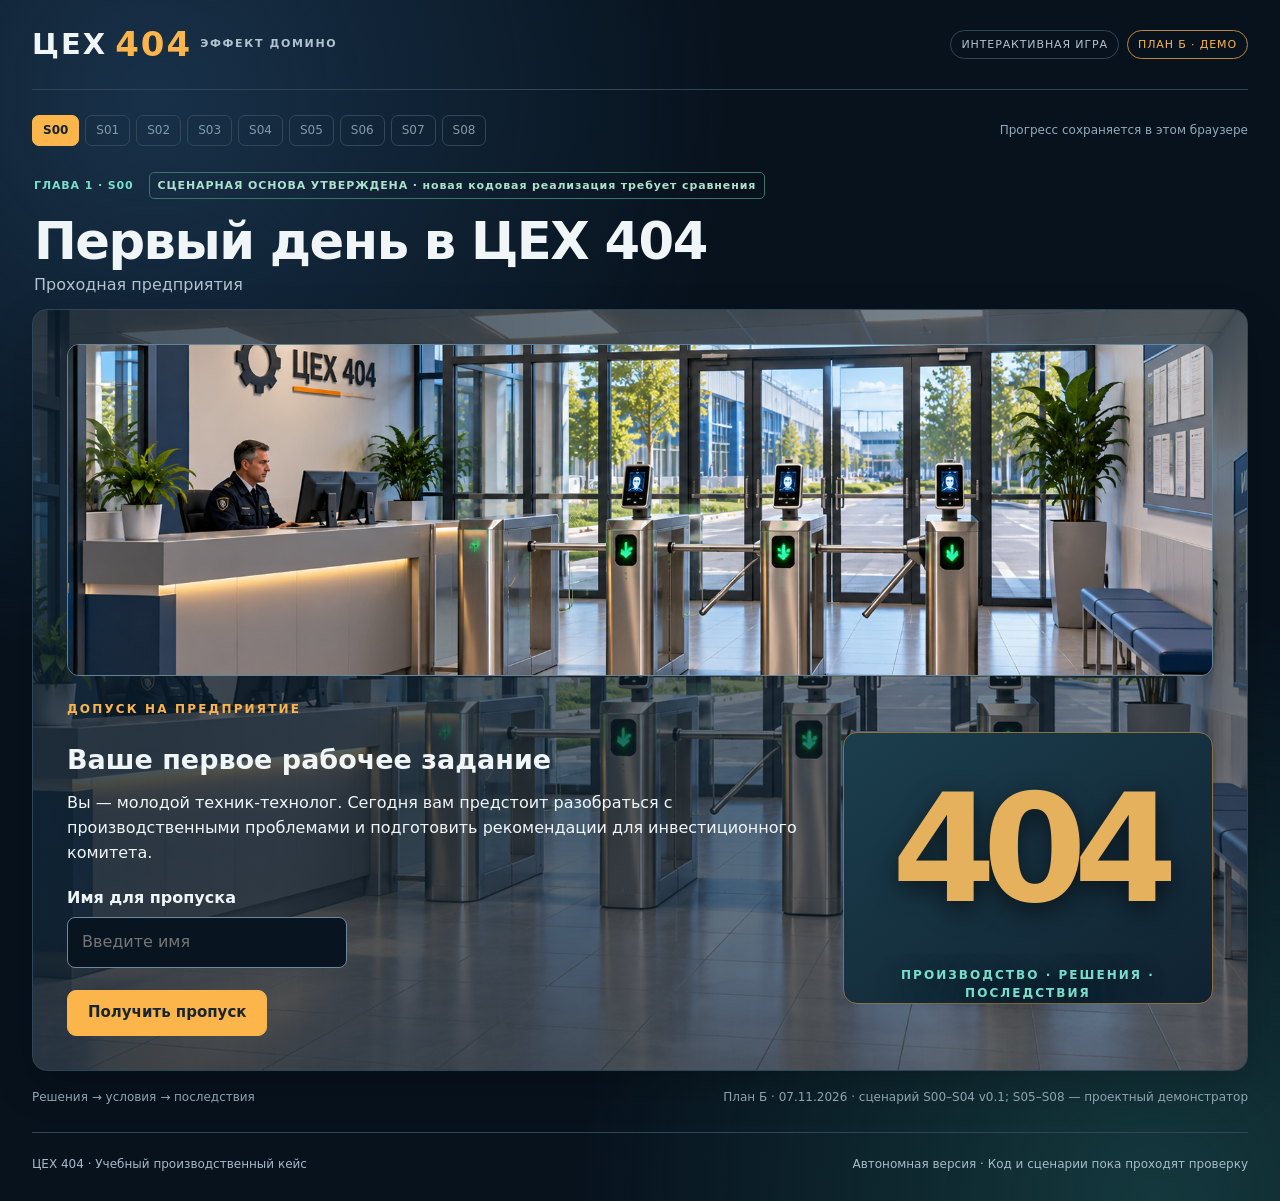
<file: index.html>
<!doctype html>
<html lang="ru">
<head>
  <meta charset="utf-8">
  <meta name="viewport" content="width=device-width, initial-scale=1">
  <meta name="theme-color" content="#0b1621">
  <meta name="description" content="ЦЕХ 404: Эффект домино — учебная игра о производственных решениях, инвестициях и их последствиях.">
  <title>ЦЕХ 404 — Эффект домино</title>
  <link rel="stylesheet" href="style.css?v=20261108-portraits2">
</head>
<body>
  <a class="skip" href="#app">Перейти к игре</a>
  <div class="site-shell">
    <header class="site-header">
      <div class="logo" aria-label="ЦЕХ 404">ЦЕХ <strong>404</strong><small>ЭФФЕКТ ДОМИНО</small></div>
      <div class="header-right"><span class="chip">ИНТЕРАКТИВНАЯ ИГРА</span><span class="chip accent">ПЛАН Б · ДЕМО</span></div>
    </header>
    <main id="app" aria-label="Игровой интерфейс" aria-live="polite"></main>
    <footer class="site-footer">
      <span>ЦЕХ 404 · Учебный производственный кейс</span>
      <span>Автономная версия · Код и сценарии пока проходят проверку</span>
    </footer>
  </div>
  <script src="data.js"></script>
  <script src="scenario.js"></script>
  <script src="logic.js"></script>
  <script src="app.js?v=20261108-portraits2"></script>
</body>
</html>
</file>
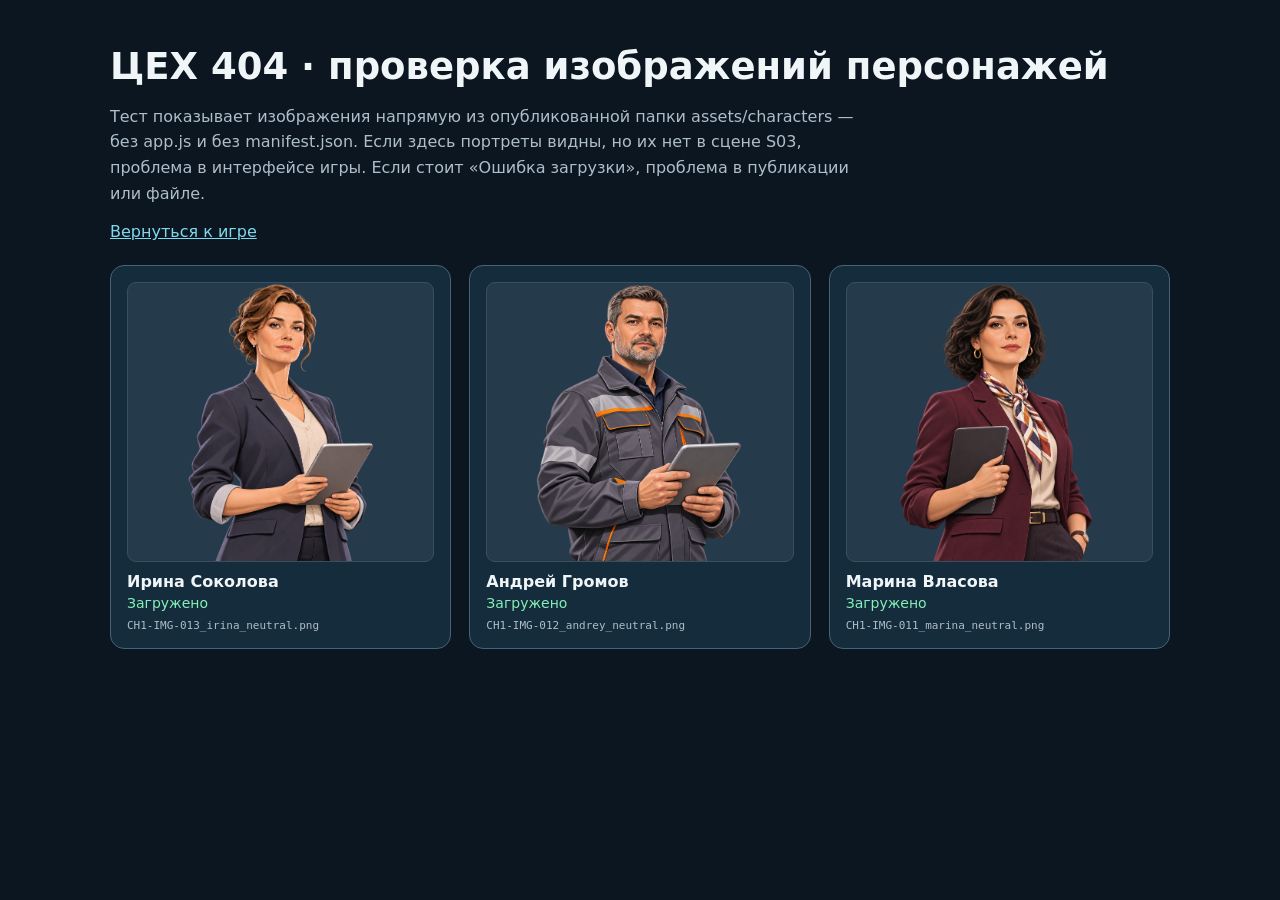
<file: assets-check.html>
<!doctype html>
<html lang="ru">
<head>
<meta charset="utf-8"><meta name="viewport" content="width=device-width,initial-scale=1">
<title>ЦЕХ 404 — проверка портретов</title>
<style>
:root{color-scheme:dark;font-family:system-ui,Arial,sans-serif;background:#0b1621;color:#f0f6f8}
*{box-sizing:border-box}body{max-width:1100px;margin:0 auto;padding:20px}a{color:#80d9ed}
h1{font-size:clamp(23px,4vw,37px);margin-bottom:6px}.subtitle{color:#aebeca;max-width:75ch;line-height:1.6}
.grid{display:grid;grid-template-columns:repeat(auto-fit,minmax(230px,1fr));gap:18px;margin:24px 0}
.card{padding:16px;border:1px solid #476279;border-radius:14px;background:#152c3d}
.card img{display:block;width:100%;height:280px;object-fit:contain;background:#253b4b;border:1px solid #384f60;border-radius:9px}
.card strong{display:block;margin:10px 0 4px}.status{color:#ffcb7a;font-size:14px}.status.ok{color:#85f0b7}.status.error{color:#ff998f}
code{display:block;color:#aebeca;font-size:11px;margin-top:8px;overflow-wrap:anywhere}
</style>
</head>
<body>
<h1>ЦЕХ 404 · проверка изображений персонажей</h1>
<p class="subtitle">Тест показывает изображения напрямую из опубликованной папки assets/characters — без app.js и без manifest.json. Если здесь портреты видны, но их нет в сцене S03, проблема в интерфейсе игры. Если стоит «Ошибка загрузки», проблема в публикации или файле.</p>
<p><a href="./?v=20261108-portraits2">Вернуться к игре</a></p>
<main class="grid">
<article class="card"><img src="assets/characters/CH1-IMG-013_irina_neutral.png" alt="Ирина Соколова"><strong>Ирина Соколова</strong><div class="status">Проверка загрузки…</div><code>CH1-IMG-013_irina_neutral.png</code></article>
<article class="card"><img src="assets/characters/CH1-IMG-012_andrey_neutral.png" alt="Андрей Громов"><strong>Андрей Громов</strong><div class="status">Проверка загрузки…</div><code>CH1-IMG-012_andrey_neutral.png</code></article>
<article class="card"><img src="assets/characters/CH1-IMG-011_marina_neutral.png" alt="Марина Власова"><strong>Марина Власова</strong><div class="status">Проверка загрузки…</div><code>CH1-IMG-011_marina_neutral.png</code></article>
</main>
<script>
document.querySelectorAll(".card").forEach(card=>{
 const img=card.querySelector("img"),status=card.querySelector(".status");
 function done(ok){status.textContent=ok?"Загружено":"Ошибка загрузки";status.className="status "+(ok?"ok":"error");}
 img.addEventListener("load",()=>done(true));img.addEventListener("error",()=>done(false));
 if(img.complete)done(img.naturalWidth>0);
});
</script>
</body>
</html>
</file>
<file: style.css>
:root{--bg:#07121d;--surface:#101e2b;--surface2:#16293b;--line:#2f4558;--ink:#f0f6f8;--muted:#b2c2ce;--accent:#fcb54b;--teal:#76e0ce;--bad:#ffb5a4;--radius:15px;font-family:system-ui,-apple-system,BlinkMacSystemFont,"Segoe UI",Arial,sans-serif;color:var(--ink);background:var(--bg)}
*{box-sizing:border-box}
html{scroll-behavior:smooth}
body{margin:0;min-height:100vh;background:radial-gradient(ellipse at 12% 8%,#183149 0,transparent 36%),radial-gradient(ellipse at 90% 100%,#14383d 0,transparent 35%),#07121d;color:var(--ink);line-height:1.55}
button,input{font:inherit}
button{cursor:pointer}
button:focus-visible,input:focus-visible{outline:3px solid var(--teal);outline-offset:3px}
.skip{position:absolute;left:-10000px;top:auto}
.skip:focus{left:12px;top:12px;z-index:10;background:var(--accent);color:#122438;padding:10px}
.site-shell{max-width:1220px;margin:0 auto;padding:0 26px;min-height:100vh}
.site-header{display:flex;align-items:center;justify-content:space-between;gap:24px;min-height:90px;border-bottom:1px solid var(--line)}
.logo{display:flex;align-items:center;gap:8px;font-size:29px;font-weight:900;letter-spacing:.07em;white-space:nowrap}
.logo strong{color:var(--accent);font-size:34px}.logo small{font-size:11px;line-height:1.1;max-width:80px;color:var(--muted);letter-spacing:.15em}
.header-right{display:flex;gap:8px;flex-wrap:wrap}
.chip{border:1px solid var(--line);border-radius:18px;padding:5px 10px;font-size:11px;letter-spacing:.08em;color:var(--muted)}
.chip.accent{border-color:#bd863e;color:var(--accent)}
.game-top{display:flex;justify-content:space-between;align-items:center;gap:14px;margin-top:25px}
.progress{display:flex;gap:6px;flex:1}
.progress span{padding:5px 10px;border:1px solid #32485a;border-radius:7px;font-size:12px;color:#829aaa}
.progress span.active{background:var(--accent);color:#17212a;border-color:var(--accent);font-weight:900}
.progress span.passed{border-color:#438b81;color:var(--teal)}
.save-label{font-size:12px;color:#90abbd;text-align:right}
.scene-head{padding:26px 2px 11px}
.scene-meta{display:flex;align-items:center;gap:15px;flex-wrap:wrap;font-size:11px;letter-spacing:.08em;color:var(--teal);font-weight:700}
.status{padding:4px 8px;border-radius:5px;border:1px solid #397669;color:#aee1cd}
.status.draft{border-color:#986e46;color:#f7bd7a}
h1{font-size:clamp(30px,4vw,52px);line-height:1.12;margin:14px 0 3px;letter-spacing:-.03em}
h2{font-size:clamp(20px,2.4vw,27px);line-height:1.25;margin:25px 0 14px}
h3{font-size:18px;line-height:1.35;margin:0 0 12px}
h4{margin:0 0 9px;font-size:15px}
p{margin:0 0 15px;max-width:86ch}
.location{margin:0;color:var(--muted)}
.panel{position:relative;overflow:hidden;background:linear-gradient(135deg,rgba(20,37,53,.94),rgba(13,26,40,.97));border:1px solid var(--line);border-radius:var(--radius);padding:clamp(18px,3vw,34px);min-height:350px;box-shadow:0 15px 40px #0003}
.scene:before{content:"";position:absolute;right:-90px;top:-100px;width:300px;height:300px;border-radius:50%;background:radial-gradient(circle,#7ab4a014,transparent 70%);pointer-events:none}
.scene[data-scene="S00"]{background-image:linear-gradient(90deg,rgba(13,32,48,.76),rgba(13,32,48,.40)),url("assets/backgrounds/CH1-IMG-002_entrance.png");background-size:cover;background-position:center}
.scene[data-scene="S01"],.scene[data-scene="S02"]{background-image:linear-gradient(90deg,rgba(13,32,48,.78),rgba(13,32,48,.48)),url("assets/backgrounds/CH1-IMG-005_technology_office.webp");background-size:cover;background-position:center}
.scene[data-scene="S03"],.scene[data-scene="S05"]{background-image:linear-gradient(90deg,#122435f7,#0f2031e9),url("assets/backgrounds/bg_meeting_room.webp");background-size:cover;background-position:center}
.scene[data-scene="S04"]{background-image:linear-gradient(90deg,#122435fa,#0f2031f0),url("assets/backgrounds/bg_workshop.webp");background-size:cover;background-position:center}
.scene[data-scene="S06"],.scene[data-scene="S07"]{background-image:linear-gradient(90deg,#122435f5,#0f2031e7),url("assets/backgrounds/bg_workshop.webp");background-size:cover;background-position:center}
.eyebrow{color:var(--accent);font-size:12px;font-weight:800;letter-spacing:.18em;margin-bottom:16px}
.intro-grid{display:grid;grid-template-columns:minmax(0,1fr) minmax(240px,370px);gap:25px;align-items:center}
.pass-illustration{border:1px solid #8d7043;border-radius:14px;background:linear-gradient(145deg,#1b3e4d,#102231);min-height:260px;display:flex;align-items:center;justify-content:center;flex-direction:column;font-size:clamp(80px,14vw,150px);font-weight:900;color:#e6b15c;letter-spacing:-.09em;text-shadow:0 8px 25px #0008}
.pass-illustration span{font-size:12px;letter-spacing:.17em;text-align:center;color:var(--teal)}
.input-label{display:block;margin:20px 0 7px;font-weight:700}
input:not([type="checkbox"]){color:var(--ink);background:#081521;border:1px solid #70869c;border-radius:8px;padding:12px 14px;min-width:min(100%,280px);max-width:100%}
.actions{display:flex;gap:8px;flex-wrap:wrap;margin-top:22px;align-items:center}
.btn{background:#263e51;border:1px solid #456176;color:#ecf4f8;border-radius:9px;padding:10px 14px;line-height:1.3;font-weight:720;text-align:left;transition:background .15s,border-color .15s}
.btn:hover{background:#33566d}
.btn.primary{background:var(--accent);color:#182532;border-color:var(--accent)}
.btn.primary:hover{background:#ffd08a}
.btn.ghost{background:#182e42;color:var(--teal);border-color:#346b6a}
.btn.remove,.btn.selected,.btn.option.selected{border-color:var(--teal);color:var(--teal);background:#1d4b4a}
.btn.muted{background:transparent;border-color:#3f5060;color:#aec1ce}
.btn.option{display:block;width:100%;text-align:left;margin-bottom:9px}
.btn.option.done{border-left:4px solid var(--teal)}
.btn.option:hover{border-color:var(--accent)}
.choice-list{margin:12px 0 24px;max-width:890px}
.notice{border-left:4px solid var(--accent);border-radius:8px;background:#233547dd;padding:14px 17px;margin:15px 0 20px}
.notice.soft{border-color:#65beb3;background:#153739ca}
.notice.warning{border-color:#ef9b80;background:#473431cd}
.notice.feedback{border-color:var(--teal);background:#173f3d}
.notice p:last-child{margin-bottom:0}
.badge-label{font-size:11px;color:var(--accent);font-weight:bold;letter-spacing:.14em}
.badge-name{font-size:29px;letter-spacing:.04em;display:inline-block;margin:8px 0}
.speech{display:flex;gap:20px;align-items:flex-start;background:#122638cd;border:1px solid var(--line);border-radius:12px;padding:17px;margin:14px 0 20px}
.speech-text p{margin:0}
.character{display:flex;gap:12px;align-items:center;min-width:175px}
.character strong{display:block;font-size:14px}
.character small{display:block;font-size:11px;color:var(--muted)}
.character-art{width:65px;height:75px;flex-shrink:0;border:1px solid #537a83;border-radius:10px;background:linear-gradient(155deg,#214453,#103347);overflow:hidden}
.character-art:has(img[hidden]){background:repeating-linear-gradient(45deg,#1f4150,#1f4150 7px,#214b57 7px,#214b57 14px)}
.character-art img{width:100%;height:100%;object-fit:cover;object-position:top}
.character-art img[hidden]{display:none}
.dialogue-line{padding:10px 0;border-bottom:1px solid var(--line)}
.dialogue-line:last-child{border:0}
.dialogue-line.response{padding-left:12px;color:#cbebe5}
.dialogue-line small{display:block;color:var(--accent);font-size:11px}
.conversation{margin:18px 0;border-radius:11px;border:1px solid #3c5d6a;background:#0c2330d9;padding:20px}
.report-grid{display:grid;grid-template-columns:repeat(3,minmax(0,1fr));gap:12px;margin:16px 0 29px}
.report-item{background:#102f3cdd;padding:15px;border:1px solid #31505c;border-radius:10px;display:flex;flex-direction:column;gap:7px}
.report-item span{font-size:13px;color:#bad1dc}
.report-item strong{font-size:26px;color:var(--accent);line-height:1.2}
.report-item small{font-size:11px;color:#9db8c0}
.speaker-grid{display:grid;grid-template-columns:repeat(3,minmax(0,1fr));gap:14px}
.speaker{background:#0f2535c9;border-radius:12px;border:1px solid var(--line);padding:15px;display:flex;flex-direction:column}
.speaker p{flex:1;font-size:14px}
.speaker .character{margin-bottom:14px}
.speaker .btn{font-size:13px}
.budget-strip{display:flex;flex-wrap:wrap;gap:10px;margin:15px 0 28px}
.metric{border:1px solid #345c65;background:#0f303b;display:flex;flex-direction:column;gap:3px;min-width:140px;padding:10px 16px;border-radius:10px}
.metric span{font-size:12px;color:#a7c2cf}
.metric b{font-size:19px;color:#f6c37b;overflow-wrap:anywhere}
.investment-grid{display:grid;grid-template-columns:repeat(2,minmax(0,1fr));gap:13px}
.investment{border:1px solid var(--line);border-radius:13px;background:#102637e6;padding:18px}
.investment.picked{border-color:var(--teal);box-shadow:inset 0 0 0 1px #49877d}
.investment-head{display:flex;justify-content:space-between;gap:10px}
.code{display:inline-flex;align-items:center;justify-content:center;border-radius:6px;min-width:37px;height:37px;background:#294657;color:var(--teal);font-size:18px;font-weight:900}
.price{color:var(--accent);font-size:24px;font-weight:900}
.price small{font-size:12px}
.investment h3{margin:10px 0 5px}
.focus{font-size:12px;color:var(--teal)}
.short-desc{font-size:13px;color:#b6cad5;min-height:36px}
.investment-buttons{display:flex;flex-wrap:wrap;gap:8px}
.investment-buttons .btn{font-size:12px}
.investment-detail{border-top:1px solid var(--line);margin-top:14px;padding-top:13px;font-size:13px;color:#c7d8de}
.investment-detail p{margin:3px 0 9px}
.investment-detail b{color:var(--accent)}
.investment-detail small{color:#a7b7c3}
.goal-option{background:#122d3f;border-radius:11px;padding:8px;margin-bottom:10px}
.goal-option .btn{margin-bottom:0}
.goal-option small{display:block;padding:0 10px 8px;color:var(--muted)}
.review{margin-top:22px;border:1px solid #567c74;border-radius:12px;padding:19px;background:#14333a}
.review-columns{display:grid;grid-template-columns:repeat(2,minmax(0,1fr));gap:18px}
ul,ol{padding-left:24px;margin:10px 0 18px}
li{padding-bottom:8px}
.checkline{display:flex;gap:10px;align-items:flex-start;max-width:850px;margin-top:16px;cursor:pointer}
.checkline input{width:19px;height:19px;accent-color:var(--teal);flex-shrink:0}
.summary-box{border:1px solid #5e6955;background:#1b3438;border-radius:13px;padding:16px;margin:17px 0 27px}
.summary-box .metric{margin:5px 0;border-color:#335a60;background:#12262d}
.summary-box .metric b{font-size:14px}
.decision-grid{display:grid;grid-template-columns:repeat(3,minmax(0,1fr));gap:13px}
.decision{background:#102b3c;border:1px solid var(--line);border-radius:11px;padding:17px;display:flex;flex-direction:column;gap:9px}
.decision p{margin:0}
.decision .btn{margin-top:auto}
.hint{color:#a9becb;font-size:13px}
.bottom-line{display:flex;justify-content:space-between;gap:14px;margin:17px 0;color:#98acba;font-size:12px}
.site-footer{display:flex;gap:18px;justify-content:space-between;padding:22px 0 28px;margin-top:25px;border-top:1px solid var(--line);font-size:12px;color:#a6bac9}
@media(max-width:950px){.speaker-grid,.decision-grid{grid-template-columns:1fr}.speaker .character{min-width:0}.report-grid{grid-template-columns:repeat(2,minmax(0,1fr))}}
@media(max-width:660px){.site-shell{padding:0 13px}.site-header{min-height:76px;align-items:flex-start;padding-top:14px}.logo{font-size:23px}.logo strong{font-size:27px}.logo small{font-size:9px}.header-right{display:none}.game-top{display:block}.progress{overflow-x:auto;padding-bottom:6px}.save-label{display:block;margin-top:7px}.scene-head{padding-top:18px}.scene-meta{font-size:10px}.panel{padding:17px}.intro-grid,.investment-grid,.review-columns{grid-template-columns:1fr}.pass-illustration{min-height:135px;font-size:75px}.pass-illustration span{font-size:9px}.report-grid{grid-template-columns:repeat(2,minmax(0,1fr))}.report-item{padding:11px}.report-item strong{font-size:21px}.speech{display:block}.character{margin-bottom:10px}.bottom-line,.site-footer{display:block}.budget-strip .metric{min-width:calc(50% - 5px);flex:1}.btn{width:auto;max-width:100%}}
@media(prefers-reduced-motion:reduce){html{scroll-behavior:auto}*{transition:none!important}}

/* Кнопки адаптируются к способу управления: мышь на ПК, палец на телефоне. */
@media (min-width:961px){
  .btn{min-height:46px;padding:12px 20px;font-size:15px}
  .actions{gap:10px}
  .actions .btn{width:auto}
}
@media (min-width:661px) and (max-width:960px){
  .btn{min-height:48px;padding:12px 17px;font-size:15px}
}
@media (max-width:660px){
  .btn{min-height:54px;padding:15px 16px;font-size:16px;line-height:1.35}
  .actions{display:grid;grid-template-columns:minmax(0,1fr);gap:12px}
  .actions .btn,.choice-list .btn,.speaker .btn,.decision .btn,.investment-buttons .btn{width:100%;max-width:none;text-align:center}
  .investment-buttons{display:grid;grid-template-columns:minmax(0,1fr);gap:10px}
  input:not([type="checkbox"]){width:100%;min-width:0;min-height:52px;font-size:16px}
  .report-grid,.investment-grid,.speaker-grid,.decision-grid{min-width:0}
  .btn.option{white-space:normal;overflow-wrap:anywhere}
}

/* Если фон из реестра проверен и загружен, его путь заменяет старый фон.
   Без переменной действуют существующие правила каждой сцены. */
.scene[data-scene][style*="--registry-scene-image"] {
  background-image:linear-gradient(90deg,rgba(13,32,48,.78),rgba(13,32,48,.48)),var(--registry-scene-image);
  background-size:cover;
  background-position:center;
}

/* Изображение реально присутствует в разметке: не маскируем его непрозрачной подложкой. */
.scene-illustration {
  margin:0 0 24px;
  border:1px solid #628496;
  border-radius:12px;
  background:#132a3c;
  overflow:hidden;
}
.scene-illustration img {
  display:block;
  width:100%;
  height:clamp(200px,30vw,330px);
  object-fit:cover;
  object-position:center;
}
.scene-illustration figcaption {display:none;}
.scene-illustration.image-missing img {display:none;}
.scene-illustration.image-missing figcaption {
  display:block;
  padding:16px;
  color:var(--bad);
  overflow-wrap:anywhere;
}
@media(max-width:600px){
  .scene-illustration img {height:200px;}
}

/* Персонажи S03 — портреты должны читаться, а ошибка загрузки не скрываться. */
.speaker .character{align-items:flex-start}
.speaker .character-art{width:112px;height:140px;max-width:40%;border-radius:12px}
.speaker .character-art img{object-fit:cover;object-position:top center}
.character-art{position:relative}
.portrait-error{display:none}
.character-art.portrait-missing .portrait-error{
  display:flex;align-items:center;justify-content:center;text-align:center;
  height:100%;padding:8px;font-size:11px;line-height:1.3;color:#ffe2ce;
  background:#743d31;
}
@media(max-width:660px){
  .speaker .character-art{width:112px;height:140px}
}


/* TEST ONLY — 2026-11-09: wider desktop layout and clearer character portraits.
   No changes to scenario, state or production-report source. */
@media (min-width: 961px) {
  .site-shell { max-width: none; width: 100%; padding-inline: clamp(20px, 2.5vw, 54px); }
  .speaker .character-art { width: 150px; height: 190px; max-width: 46%; }
}
@media (min-width: 661px) and (max-width: 960px) {
  .site-shell { max-width: none; width: 100%; }
  .speaker .character-art { width: 130px; height: 164px; max-width: 45%; }
}
@media (max-width: 660px) {
  .speaker .character-art { width: 132px; height: 166px; max-width: 46%; }
}
</file>
